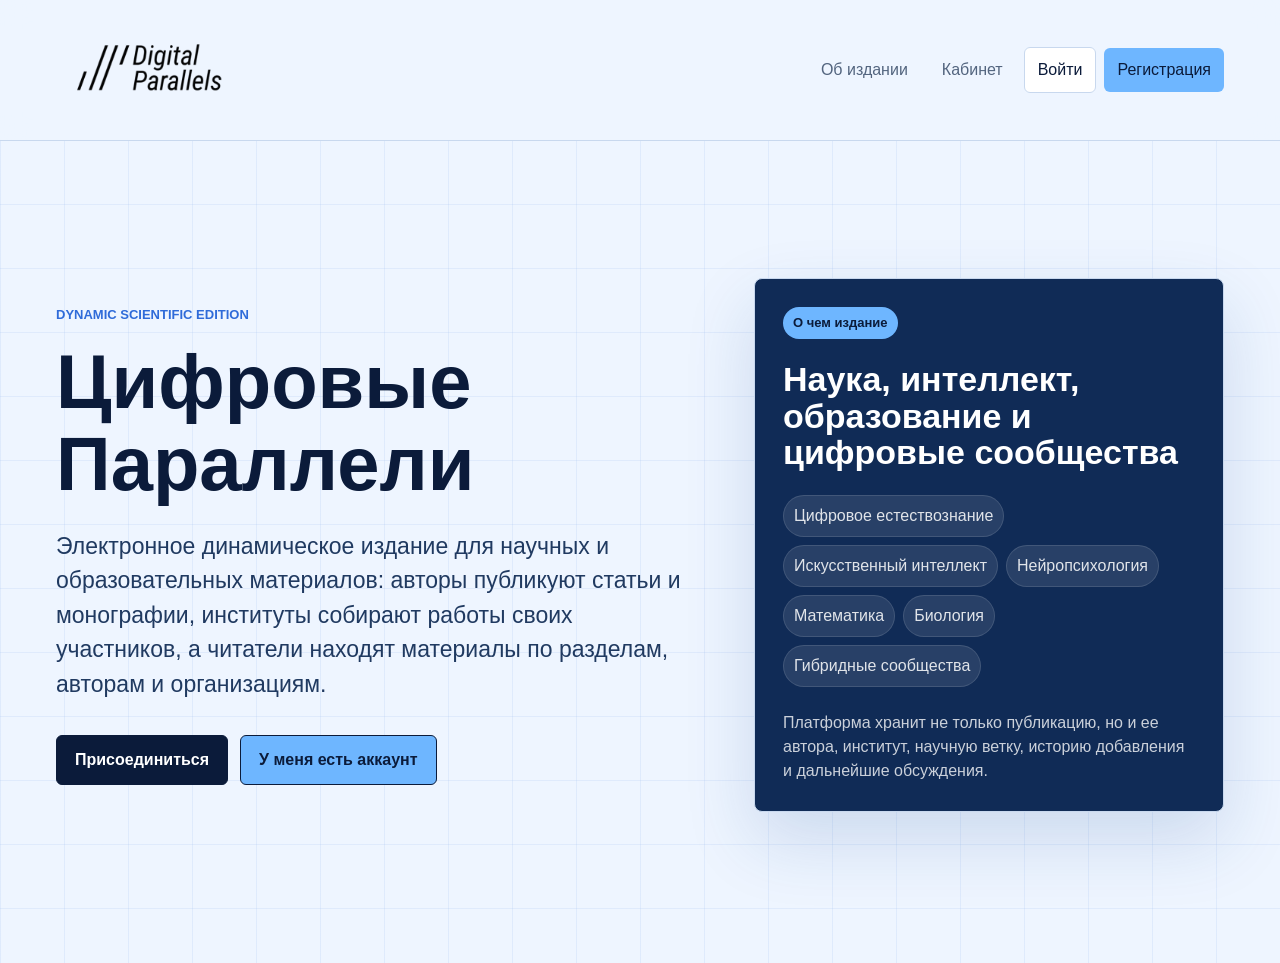
<file: web/index.html>
<!doctype html>
<html lang="ru">
  <head>
    <meta charset="utf-8" />
    <meta name="viewport" content="width=device-width, initial-scale=1" />
    <title>Digital Parallels | Публикационная платформа</title>
    <meta
      name="description"
      content="Digital Parallels: платформа для научных публикаций, личных кабинетов, институтов и совместной работы авторов."
    />
    <link rel="stylesheet" href="styles.css" />
  </head>
  <body>
    <header class="topbar">
      <button class="brand" type="button" data-screen-link="home" aria-label="Digital Parallels">
        <img class="brand-logo" src="assets/dp.png" alt="Digital Parallels" />
      </button>
      <nav class="site-nav" aria-label="Основная навигация">
        <button class="back-link" type="button" id="back-button">Назад</button>
        <button type="button" data-screen-link="home">Об издании</button>
        <button type="button" data-screen-link="dashboard">Кабинет</button>
        <button class="login-link home-auth-link" type="button" data-screen-link="login">Войти</button>
        <button class="register-link home-auth-link" type="button" data-screen-link="register">Регистрация</button>
      </nav>
    </header>

    <main>
      <section id="home-screen" class="screen home-screen is-active" data-screen="home">
        <div class="hero-copy">
          <p class="eyebrow">Dynamic Scientific Edition</p>
          <h1>Цифровые Параллели</h1>
          <p class="lead">
            Электронное динамическое издание для научных и образовательных материалов:
            авторы публикуют статьи и монографии, институты собирают работы своих
            участников, а читатели находят материалы по разделам, авторам и организациям.
          </p>
          <div class="hero-actions home-guest-actions">
            <button class="button primary" type="button" data-screen-link="register">Присоединиться</button>
            <button class="button secondary" type="button" data-screen-link="login">У меня есть аккаунт</button>
          </div>
          <div class="hero-actions home-user-actions">
            <button class="button primary" type="button" data-screen-link="dashboard">Перейти в кабинет</button>
          </div>
        </div>

        <aside class="product-panel" aria-label="Сводка платформы">
          <div class="panel-kicker">О чем издание</div>
          <h2>Наука, интеллект, образование и цифровые сообщества</h2>
          <div class="topic-list">
            <span>Цифровое естествознание</span>
            <span>Искусственный интеллект</span>
            <span>Нейропсихология</span>
            <span>Математика</span>
            <span>Биология</span>
            <span>Гибридные сообщества</span>
          </div>
          <p>
            Платформа хранит не только публикацию, но и ее автора, институт,
            научную ветку, историю добавления и дальнейшие обсуждения.
          </p>
        </aside>
      </section>

      <section id="register-screen" class="screen form-screen" data-screen="register">
        <div class="screen-heading">
          <p class="eyebrow">Экран 2</p>
          <h2>Регистрация участника</h2>
          <p>Создайте аккаунт Digital Parallels, чтобы публиковать работы и вести профиль автора.</p>
        </div>
        <form class="auth-card" id="register-form">
          <label>
            Имя
            <input name="firstName" type="text" autocomplete="given-name" required placeholder="Анна" />
          </label>
          <label>
            Фамилия
            <input name="lastName" type="text" autocomplete="family-name" required placeholder="Иванова" />
          </label>
          <label>
            Отчество
            <input name="middleName" type="text" autocomplete="additional-name" placeholder="Петровна" />
          </label>
          <label>
            Логин
            <input name="login" type="text" autocomplete="username" required placeholder="anna_ivanova" />
          </label>
          <label>
            Email
            <input name="email" type="email" autocomplete="email" required placeholder="name@institute.org" />
          </label>
          <label>
            Пароль
            <input name="password" type="password" autocomplete="new-password" required placeholder="Минимум 4 символа" />
          </label>
          <label>
            Институт
            <input name="institute" type="text" list="institute-suggestions" required placeholder="ИТМО" />
          </label>
          <label>
            Город
            <input name="city" type="text" list="city-suggestions" required placeholder="Санкт-Петербург" />
          </label>
          <label>
            Страна
            <input name="country" type="text" list="country-suggestions" required placeholder="Россия" />
          </label>
          <label>
            Роль
            <select name="role" required>
              <option value="Автор">Автор</option>
              <option value="Рецензент">Рецензент</option>
              <option value="Редактор">Редактор</option>
              <option value="Участник клуба">Участник клуба</option>
              <option value="Администратор института">Администратор института</option>
            </select>
          </label>
          <div class="wide-field verification-row">
            <label>
              Код подтверждения email
              <input name="emailCode" type="text" inputmode="numeric" required placeholder="6 цифр из письма" />
            </label>
            <button class="button primary" type="button" id="send-email-code">Получить код</button>
          </div>
          <p class="form-message" id="register-message" aria-live="polite"></p>
          <div class="form-actions">
            <button class="button primary" type="submit">Начать</button>
            <button class="button secondary" type="button" data-screen-link="login">Уже есть аккаунт</button>
          </div>
        </form>
        <datalist id="institute-suggestions">
          <option value="ИТМО"></option>
          <option value="ITMO University"></option>
          <option value="СПбГУ"></option>
          <option value="МГУ"></option>
          <option value="НИУ ВШЭ"></option>
        </datalist>
        <datalist id="city-suggestions">
          <option value="Санкт-Петербург"></option>
          <option value="Москва"></option>
          <option value="Томск"></option>
          <option value="Новосибирск"></option>
          <option value="Тель-Авив"></option>
        </datalist>
        <datalist id="country-suggestions">
          <option value="Россия"></option>
          <option value="Израиль"></option>
          <option value="Казахстан"></option>
          <option value="Беларусь"></option>
          <option value="США"></option>
        </datalist>
      </section>

      <section id="login-screen" class="screen form-screen" data-screen="login">
        <div class="screen-heading">
          <p class="eyebrow">Экран 3</p>
          <h2>Вход в аккаунт</h2>
          <p>Если профиль уже создан, войдите по логину и паролю.</p>
        </div>
        <form class="auth-card compact-card" id="login-form">
          <label>
            Логин
            <input name="login" type="text" autocomplete="username" required placeholder="anna_ivanova" />
          </label>
          <label>
            Пароль
            <input name="password" type="password" autocomplete="current-password" required placeholder="Введите пароль" />
          </label>
          <p class="form-message" id="login-message" aria-live="polite"></p>
          <div class="form-actions">
            <button class="button primary" type="submit">Войти</button>
            <button class="button secondary" type="button" data-screen-link="register">Зарегистрироваться</button>
          </div>
        </form>
      </section>

      <section id="dashboard-screen" class="screen dashboard-screen" data-screen="dashboard">
        <div class="dashboard-top">
          <div>
            <p class="eyebrow">Экран 4</p>
            <h2>Личный кабинет</h2>
          </div>
          <div class="dashboard-actions">
            <button class="button secondary" type="button" id="add-branch-button">Добавить ветку</button>
          </div>
        </div>

        <div class="search-row">
          <input id="global-search" type="search" placeholder="Найти статью, автора, логин или институт" />
          <div class="search-results" id="search-results"></div>
        </div>

        <div class="dashboard-grid">
          <aside class="profile-card">
            <div class="avatar" id="profile-avatar">DP</div>
            <h3 id="profile-name">Гость</h3>
            <dl>
              <div>
                <dt>Логин</dt>
                <dd id="profile-login">-</dd>
              </div>
              <div>
                <dt>Роль</dt>
                <dd id="profile-role">-</dd>
              </div>
              <div>
                <dt>Институт</dt>
                <dd>
                  <button class="text-link" type="button" id="profile-institute">-</button>
                </dd>
              </div>
              <div>
                <dt>Локация</dt>
                <dd id="profile-location">-</dd>
              </div>
            </dl>
            <button class="logout-button" type="button" id="logout-button">Выйти</button>
          </aside>

          <section class="works-card">
            <div class="card-heading">
              <h3>Мои работы</h3>
              <span id="works-count">0 публикаций</span>
            </div>
            <div class="empty-state" id="empty-works">
              <h4>Пока нет научных веток</h4>
              <p>Создайте первую ветку, например “Биология”, “Нейропсихология” или “Математика”.</p>
              <button class="button primary" type="button" id="empty-add-branch-button">Добавить ветку</button>
            </div>
            <div class="branch-list" id="branch-list"></div>
          </section>
        </div>
      </section>

      <section id="publish-screen" class="screen form-screen" data-screen="publish">
        <div class="screen-heading">
          <p class="eyebrow">Экран 5</p>
          <h2>Создание публикации</h2>
          <p>Выберите научную ветку, добавьте название и прикрепите файл статьи или монографии.</p>
        </div>
        <form class="auth-card" id="publish-form">
          <input name="publicationId" type="hidden" />
          <label>
            Ветка
            <select name="branch" id="publication-branch" required></select>
          </label>
          <label>
            Новая ветка, если нужной нет
            <input name="newBranch" type="text" placeholder="Например: Когнитивные науки" />
          </label>
          <label>
            * Название публикации
            <input name="title" type="text" required placeholder="Название статьи или монографии" />
          </label>
          <label class="wide-field">
            * Аннотация
            <textarea name="summary" rows="4" required placeholder="Коротко о материале"></textarea>
          </label>
          <label class="wide-field">
            * Файл
            <input name="file" type="file" accept=".pdf,.doc,.docx,.txt,.ppt,.pptx" />
            <small id="current-file-note"></small>
          </label>
          <p class="form-message" id="publish-message" aria-live="polite"></p>
          <div class="form-actions">
            <button class="button secondary" type="submit" id="publish-submit-button">Опубликовать</button>
            <button class="button primary" type="button" data-screen-link="dashboard">Вернуться в кабинет</button>
          </div>
        </form>
      </section>

      <section id="institute-screen" class="screen institute-screen" data-screen="institute">
        <div class="institute-hero">
          <p class="eyebrow">Экран 6</p>
          <h2 id="institute-name">Страница института</h2>
          <p id="institute-location">Город и страна будут указаны после регистрации участников.</p>
          <a class="external-link" id="institute-link" href="#" target="_blank" rel="noreferrer">Сайт университета</a>
        </div>
        <div class="institute-grid">
          <article class="stat-card">
            <span id="institute-author-count">0</span>
            <p>участников</p>
          </article>
          <article class="stat-card">
            <span id="institute-publication-count">0</span>
            <p>публикаций</p>
          </article>
          <article class="stat-card">
            <span id="institute-branch-count">0</span>
            <p>научных веток</p>
          </article>
        </div>
        <div class="institute-content">
          <section class="works-card">
            <div class="card-heading">
              <h3>Публикации института</h3>
              <select id="institute-sort" aria-label="Сортировка публикаций">
                <option value="date-desc">Сначала новые</option>
                <option value="date-asc">Сначала старые</option>
                <option value="title-asc">По алфавиту</option>
              </select>
            </div>
            <div id="institute-publications"></div>
          </section>
          <section class="works-card">
            <div class="card-heading">
              <h3>Авторы</h3>
              <button class="text-link" type="button" data-screen-link="instituteAuthors">Все авторы</button>
            </div>
            <div id="institute-authors"></div>
          </section>
        </div>
      </section>

      <section id="author-screen" class="screen dashboard-screen" data-screen="author">
        <div class="dashboard-top">
          <div>
            <p class="eyebrow">Профиль автора</p>
            <h2 id="author-name">Автор</h2>
          </div>
          <button class="button primary" type="button" data-screen-link="dashboard">В мой кабинет</button>
        </div>
        <div class="dashboard-grid">
          <aside class="profile-card">
            <div class="avatar" id="author-avatar">A</div>
            <dl>
              <div>
                <dt>Логин</dt>
                <dd id="author-login">-</dd>
              </div>
              <div>
                <dt>Роль</dt>
                <dd id="author-role">-</dd>
              </div>
              <div>
                <dt>Институт</dt>
                <dd><button class="text-link" type="button" id="author-institute">-</button></dd>
              </div>
              <div>
                <dt>Email</dt>
                <dd id="author-email">-</dd>
              </div>
            </dl>
          </aside>
          <section class="works-card">
            <h3>Публикации автора</h3>
            <div id="author-publications"></div>
          </section>
        </div>
      </section>

      <section id="article-screen" class="screen article-screen" data-screen="article">
        <article class="article-card">
          <p class="eyebrow">Статья</p>
          <h2 id="article-title">Название публикации</h2>
          <p class="article-meta" id="article-meta">Автор · Институт · Дата</p>
          <p id="article-summary"></p>
          <div class="article-actions">
            <button class="button secondary" type="button" id="article-view-file">Просмотреть файл</button>
            <button class="button primary" type="button" id="article-author-link">Профиль автора</button>
            <button class="button primary" type="button" id="article-institute-link">Страница института</button>
          </div>
          <section class="comments-section" aria-labelledby="comments-title">
            <div class="card-heading">
              <h3 id="comments-title">Комментарии</h3>
              <span id="comments-count">0 комментариев</span>
            </div>
            <form class="comment-form" id="comment-form">
              <label>
                Новый комментарий
                <textarea name="comment" rows="4" required placeholder="Оставьте вопрос, замечание или предложение по статье"></textarea>
              </label>
              <button class="button secondary" type="submit">Отправить</button>
            </form>
            <div class="comments-list" id="comments-list"></div>
          </section>
        </article>
      </section>

      <section id="institute-authors-screen" class="screen institute-screen" data-screen="instituteAuthors">
        <div class="dashboard-top">
          <div>
            <p class="eyebrow">Авторы университета</p>
            <h2 id="authors-list-title">Авторы</h2>
          </div>
          <button class="button primary" type="button" data-screen-link="institute">Назад к университету</button>
        </div>
        <section class="works-card">
          <div id="authors-list"></div>
        </section>
      </section>
    </main>

    <script src="script.js"></script>
  </body>
</html>
</file>
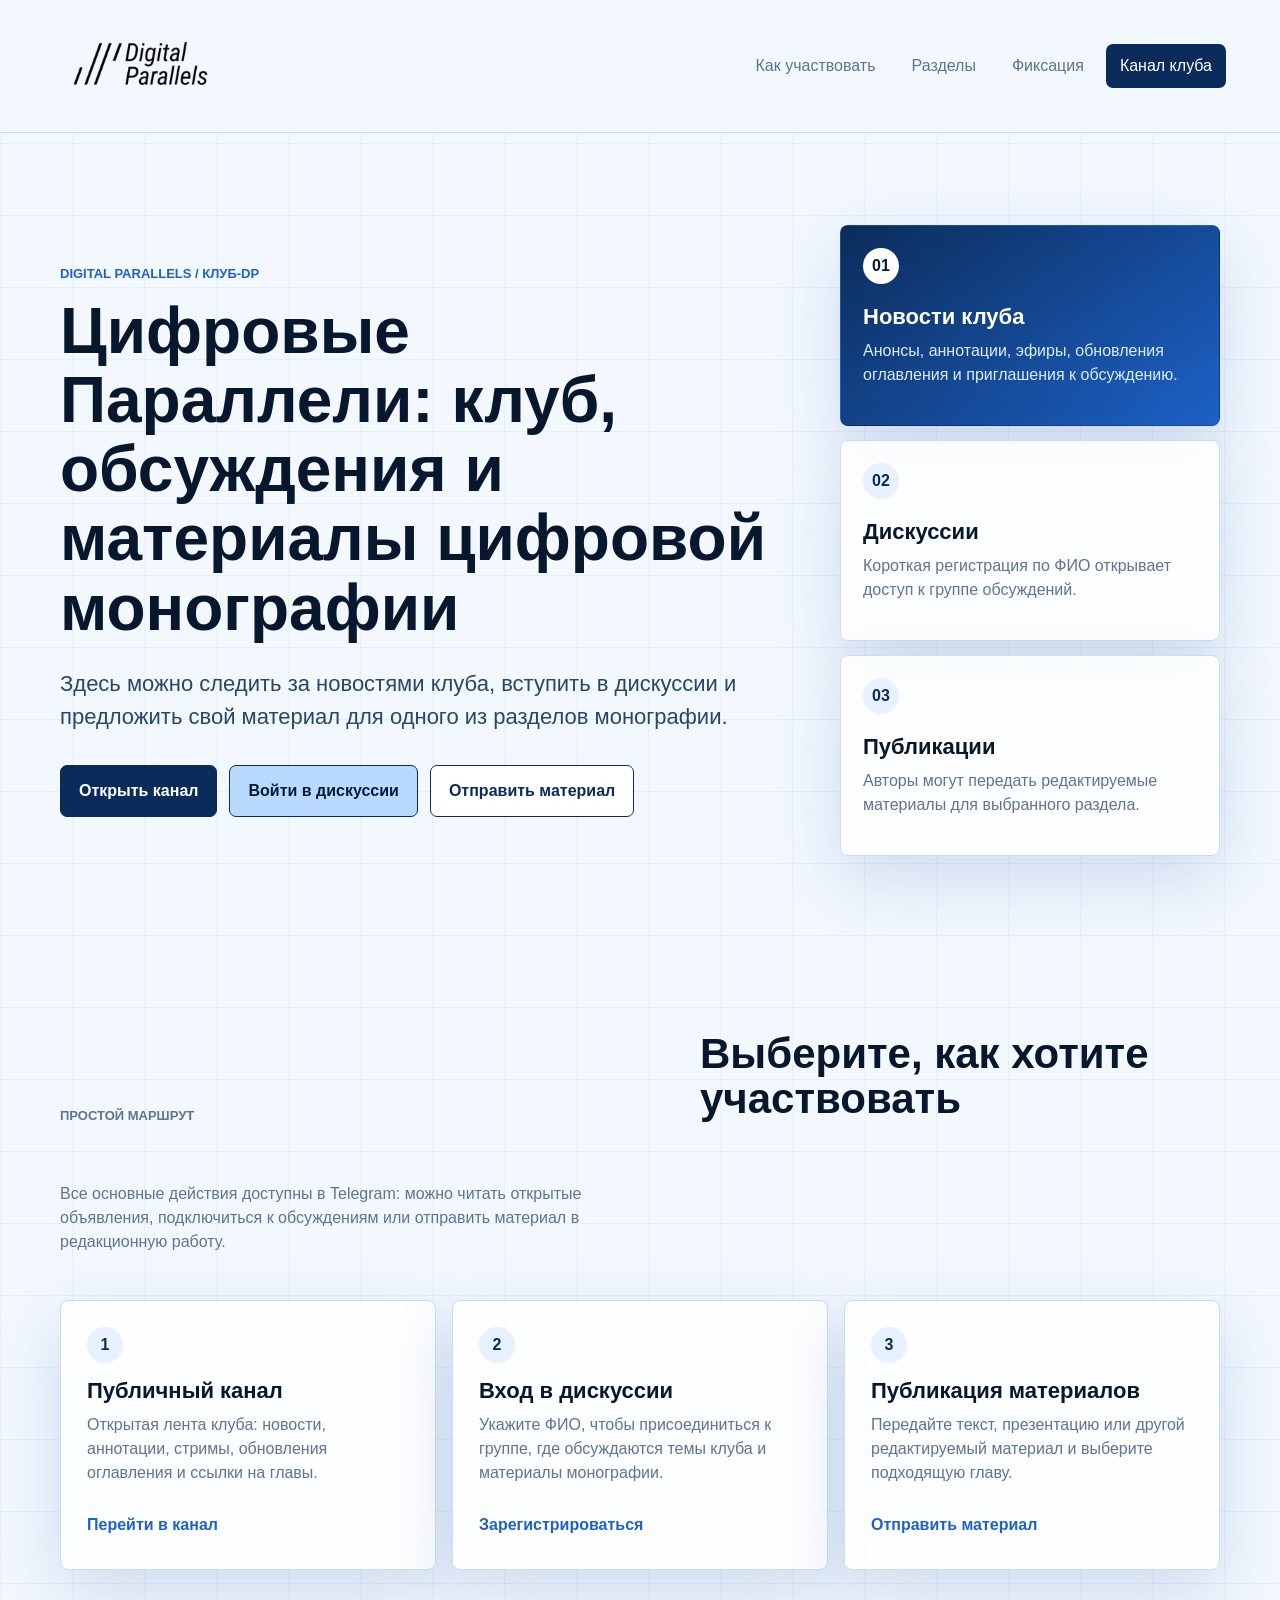
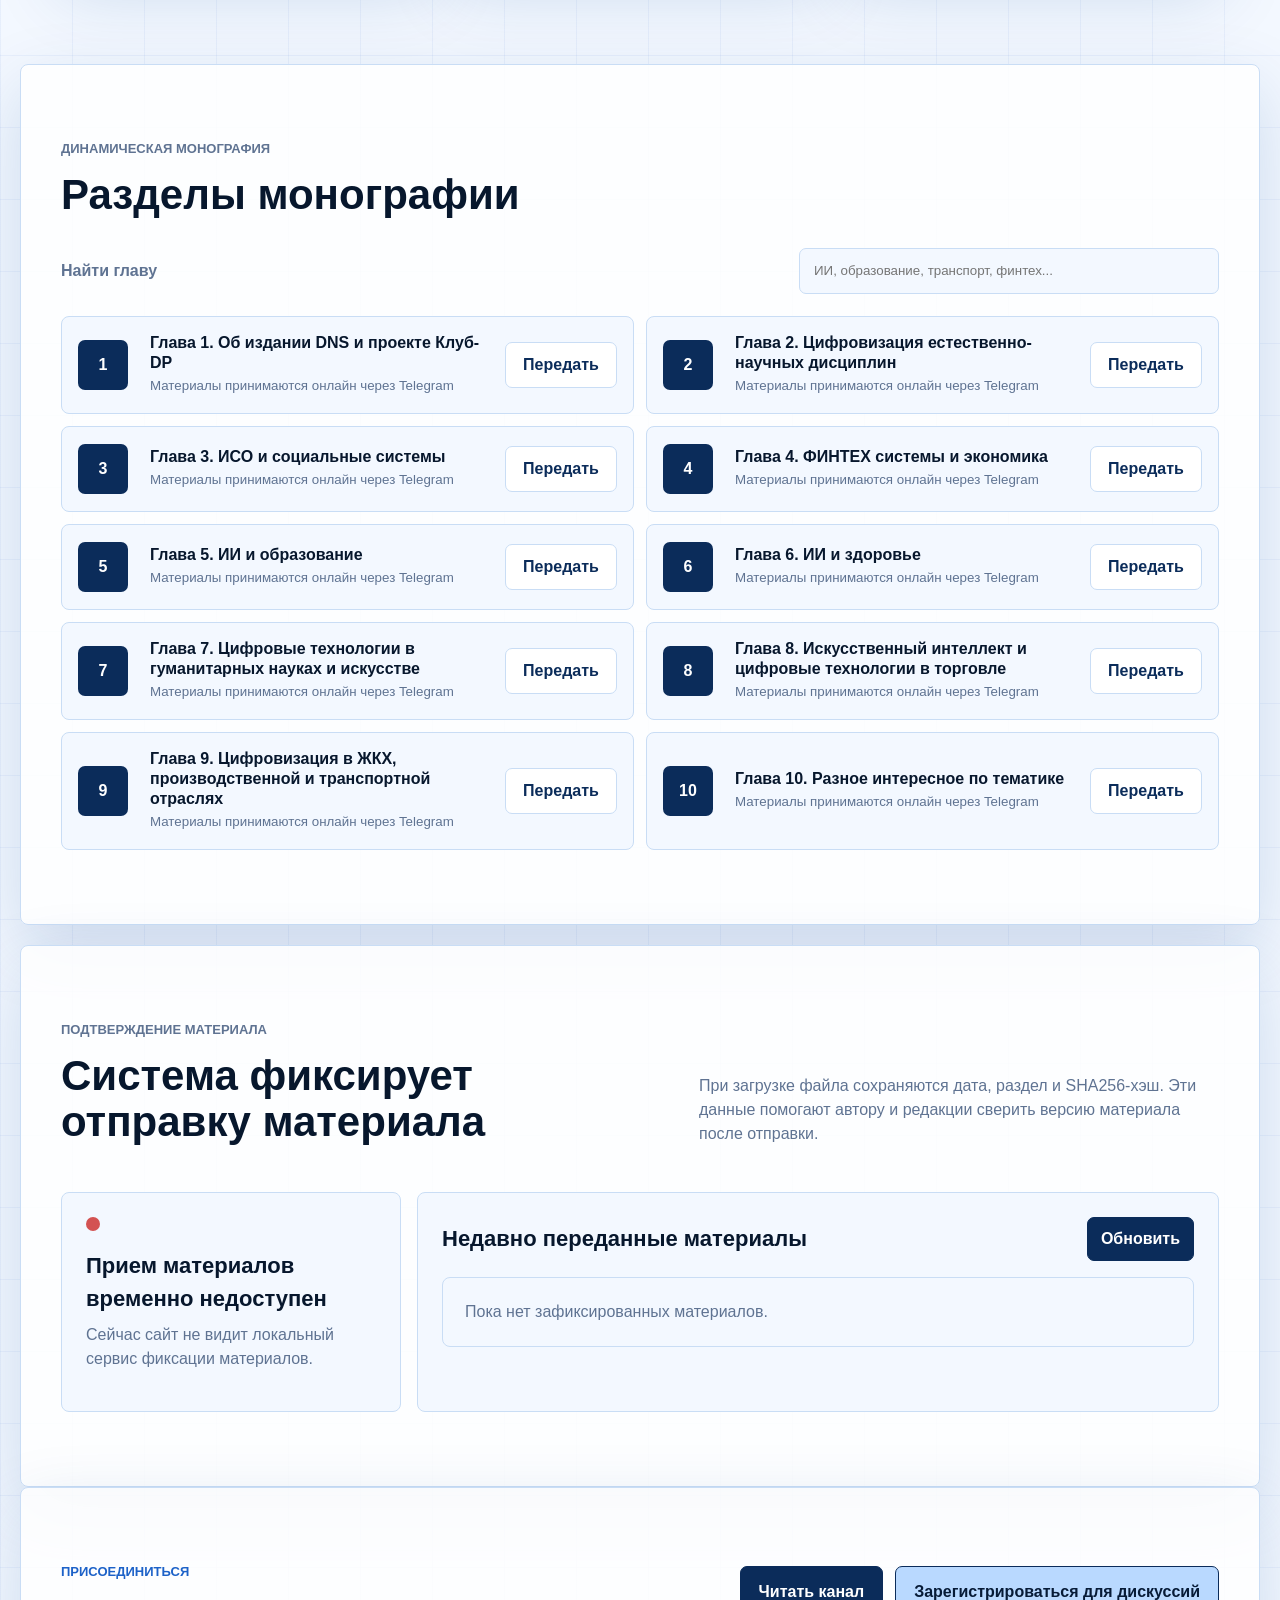
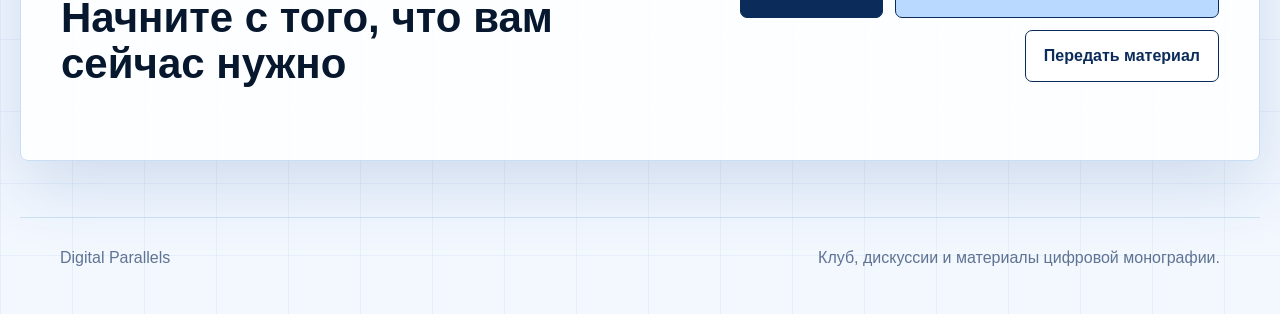
<file: web_w/index.html>
<!doctype html>
<html lang="ru">
  <head>
    <meta charset="utf-8" />
    <meta name="viewport" content="width=device-width, initial-scale=1" />
    <title>Digital Parallels | Клуб и цифровая монография</title>
    <meta
      name="description"
      content="Digital Parallels: клуб, открытые анонсы, дискуссии и материалы цифровой монографии."
    />
    <link rel="stylesheet" href="styles.css" />
  </head>
  <body>
    <header class="topbar">
      <a class="brand" href="#start" aria-label="Digital Parallels">
        <img src="assets/logo-transparent.png" alt="Digital Parallels" />
      </a>
      <nav class="nav" aria-label="Основная навигация">
        <a href="#telegram">Как участвовать</a>
        <a href="#chapters">Разделы</a>
        <a href="#registry">Фиксация</a>
        <a class="nav-action" href="https://t.me/d_p_club" target="_blank" rel="noreferrer">Канал клуба</a>
      </nav>
    </header>

    <main>
      <section class="hero" id="start">
        <div class="hero-copy">
          <p class="eyebrow">Digital Parallels / Клуб-DP</p>
          <h1>Цифровые Параллели: клуб, обсуждения и материалы цифровой монографии</h1>
          <p class="lead">
            Здесь можно следить за новостями клуба, вступить в дискуссии и предложить
            свой материал для одного из разделов монографии.
          </p>
          <div class="hero-actions">
            <a class="button primary" href="https://t.me/d_p_club" target="_blank" rel="noreferrer">Открыть канал</a>
            <a class="button secondary" href="https://t.me/dp_discussion_reg_bot" target="_blank" rel="noreferrer">Войти в дискуссии</a>
            <a class="button ghost" href="https://t.me/dp_registration_bot" target="_blank" rel="noreferrer">Отправить материал</a>
          </div>
        </div>

        <aside class="signal-panel" aria-label="Как устроен вход">
          <div class="signal-card active">
            <span>01</span>
            <strong>Новости клуба</strong>
            <p>Анонсы, аннотации, эфиры, обновления оглавления и приглашения к обсуждению.</p>
          </div>
          <div class="signal-card">
            <span>02</span>
            <strong>Дискуссии</strong>
            <p>Короткая регистрация по ФИО открывает доступ к группе обсуждений.</p>
          </div>
          <div class="signal-card">
            <span>03</span>
            <strong>Публикации</strong>
            <p>Авторы могут передать редактируемые материалы для выбранного раздела.</p>
          </div>
        </aside>
      </section>

      <section class="flow-section" id="telegram">
        <div class="section-head">
          <p class="eyebrow">Простой маршрут</p>
          <h2>Выберите, как хотите участвовать</h2>
          <p>
            Все основные действия доступны в Telegram: можно читать открытые объявления,
            подключиться к обсуждениям или отправить материал в редакционную работу.
          </p>
        </div>

        <div class="flow-grid">
          <article class="flow-card">
            <div class="card-number">1</div>
            <h3>Публичный канал</h3>
            <p>Открытая лента клуба: новости, аннотации, стримы, обновления оглавления и ссылки на главы.</p>
            <a href="https://t.me/d_p_club" target="_blank" rel="noreferrer">Перейти в канал</a>
          </article>
          <article class="flow-card">
            <div class="card-number">2</div>
            <h3>Вход в дискуссии</h3>
            <p>Укажите ФИО, чтобы присоединиться к группе, где обсуждаются темы клуба и материалы монографии.</p>
            <a href="https://t.me/dp_discussion_reg_bot" target="_blank" rel="noreferrer">Зарегистрироваться</a>
          </article>
          <article class="flow-card">
            <div class="card-number">3</div>
            <h3>Публикация материалов</h3>
            <p>Передайте текст, презентацию или другой редактируемый материал и выберите подходящую главу.</p>
            <a href="https://t.me/dp_registration_bot" target="_blank" rel="noreferrer">Отправить материал</a>
          </article>
        </div>
      </section>

      <section class="chapters-section" id="chapters">
        <div class="section-head compact">
          <p class="eyebrow">Динамическая монография</p>
          <h2>Разделы монографии</h2>
        </div>
        <div class="chapters-toolbar">
          <label for="chapter-search">Найти главу</label>
          <input id="chapter-search" type="search" placeholder="ИИ, образование, транспорт, финтех..." />
        </div>
        <div class="chapters-list" id="chapters-list"></div>
      </section>

      <section class="registry-section" id="registry">
        <div class="section-head">
          <div>
            <p class="eyebrow">Подтверждение материала</p>
            <h2>Система фиксирует отправку материала</h2>
          </div>
          <p>
            При загрузке файла сохраняются дата, раздел и SHA256-хэш. Эти данные помогают
            автору и редакции сверить версию материала после отправки.
          </p>
        </div>
        <div class="registry-grid">
          <article class="registry-status">
            <span class="status-dot" id="hash-status-dot"></span>
            <strong id="hash-status-title">Проверяем прием материалов</strong>
            <p id="hash-status-text">Когда система доступна, новые материалы будут фиксироваться после отправки.</p>
          </article>
          <article class="registry-list-card">
            <div class="registry-card-head">
              <h3>Недавно переданные материалы</h3>
              <button type="button" id="refresh-registry">Обновить</button>
            </div>
            <div class="registry-list" id="registry-list">
              <p class="empty-state">Пока нет переданных материалов.</p>
            </div>
          </article>
        </div>
      </section>

      <section class="join-section">
        <div>
          <p class="eyebrow">Присоединиться</p>
          <h2>Начните с того, что вам сейчас нужно</h2>
        </div>
        <div class="join-actions">
          <a class="button primary" href="https://t.me/d_p_club" target="_blank" rel="noreferrer">Читать канал</a>
          <a class="button secondary" href="https://t.me/dp_discussion_reg_bot" target="_blank" rel="noreferrer">Зарегистрироваться для дискуссий</a>
          <a class="button ghost" href="https://t.me/dp_registration_bot" target="_blank" rel="noreferrer">Передать материал</a>
        </div>
      </section>
    </main>

    <footer class="footer">
      <span>Digital Parallels</span>
      <span>Клуб, дискуссии и материалы цифровой монографии.</span>
    </footer>

    <script src="script.js"></script>
  </body>
</html>
</file>
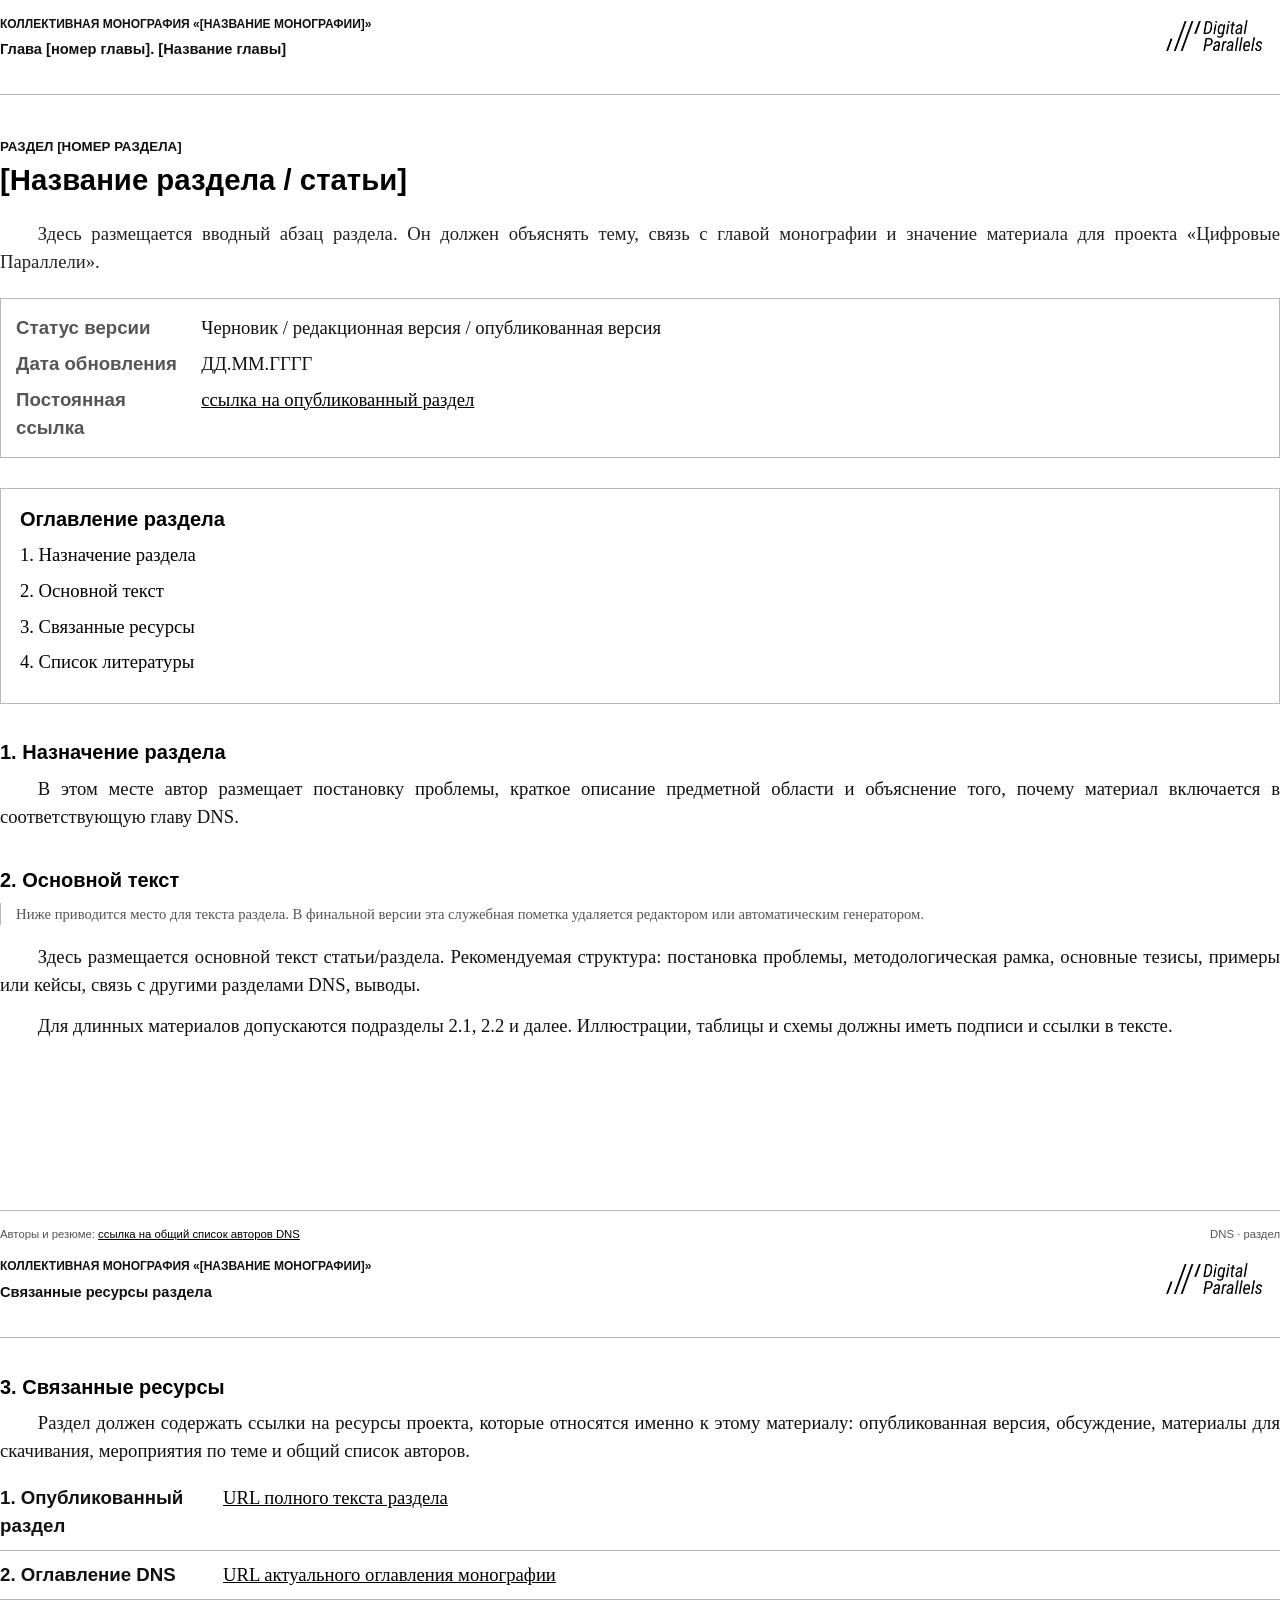
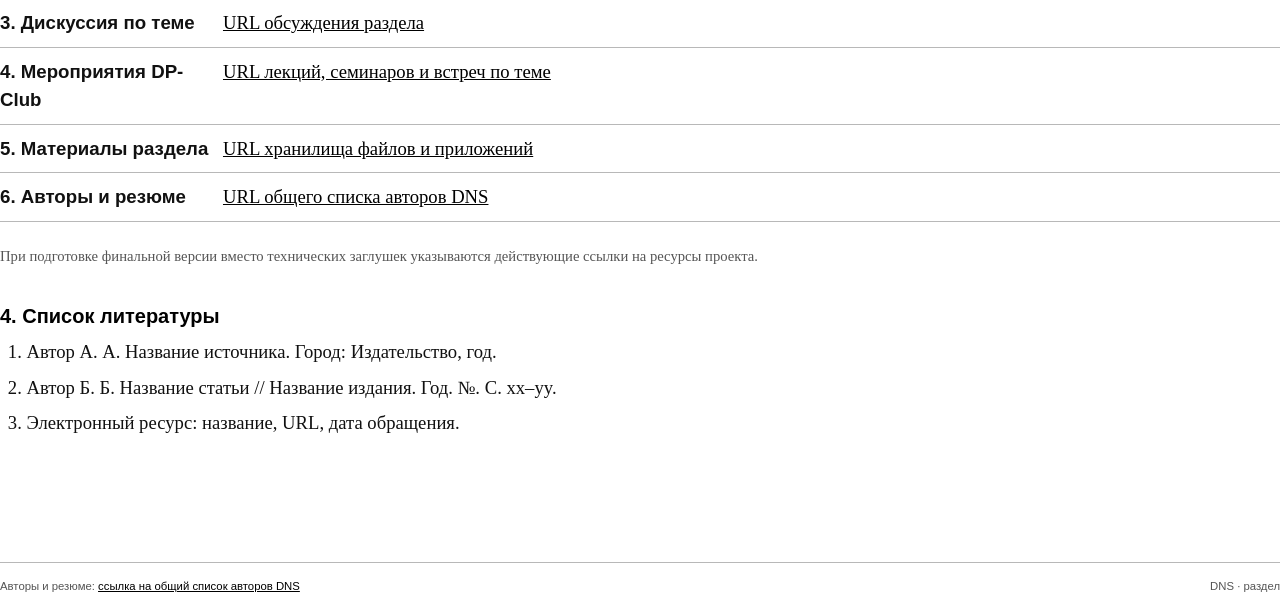
<file: article_template.html>
<!doctype html>
<html lang="ru">
  <head>
    <meta charset="utf-8" />
    <title>Шаблон раздела DNS</title>
    <style>
      @page {
        size: A4;
        margin: 20mm;
      }

      :root {
        --ink: #111111;
        --muted: #555555;
        --line: #b8b8b8;
        --soft: #f2f2f2;
      }

      * {
        box-sizing: border-box;
      }

      body {
        margin: 0;
        color: var(--ink);
        background: #ffffff;
        font-family: "Liberation Serif", "Times New Roman", serif;
        font-size: 14pt;
        line-height: 1.5;
      }

      .page {
        position: relative;
        min-height: 252mm;
        padding-bottom: 16mm;
        page-break-after: always;
      }

      .page:last-child {
        page-break-after: auto;
      }

      .header {
        display: flex;
        align-items: center;
        justify-content: space-between;
        gap: 12mm;
        padding-bottom: 5mm;
        border-bottom: 1px solid var(--line);
      }

      .chapter-label {
        font-family: Arial, Helvetica, sans-serif;
        font-size: 9pt;
        font-weight: 700;
        letter-spacing: 0;
        text-transform: uppercase;
      }

      .chapter-title {
        margin-top: 1.5mm;
        font-family: Arial, Helvetica, sans-serif;
        font-size: 11pt;
        font-weight: 700;
      }

      .brand img {
        display: block;
        width: 34mm;
        height: auto;
      }

      .section-number {
        margin: 11mm 0 2mm;
        font-family: Arial, Helvetica, sans-serif;
        font-size: 10pt;
        font-weight: 700;
        text-transform: uppercase;
      }

      h1,
      h2,
      h3 {
        font-family: Arial, Helvetica, sans-serif;
        color: #000000;
        line-height: 1.12;
      }

      h1 {
        margin: 0 0 6mm;
        font-size: 22pt;
      }

      h2 {
        margin: 10mm 0 3mm;
        font-size: 15pt;
      }

      h3 {
        margin: 6mm 0 2mm;
        font-size: 12.5pt;
      }

      p {
        margin: 0 0 3.2mm;
        text-align: justify;
        text-indent: 10mm;
      }

      a {
        color: #000000;
        text-decoration: underline;
      }

      .section-toc {
        margin: 8mm 0;
        padding: 5mm;
        border: 1px solid var(--line);
        background: #ffffff;
      }

      .section-toc h2 {
        margin-top: 0;
      }

      .section-toc ol {
        margin-bottom: 0;
        margin-left: 0;
        list-style: none;
      }

      .section-toc a {
        text-decoration: none;
      }

      ul,
      ol {
        margin: 0 0 4mm 8mm;
        padding: 0;
      }

      li {
        margin-bottom: 2mm;
      }

      .lead {
        color: #222222;
        font-size: 14pt;
      }

      .meta-grid {
        display: grid;
        grid-template-columns: 44mm 1fr;
        gap: 2mm 5mm;
        margin: 6mm 0 8mm;
        padding: 4mm;
        border: 1px solid var(--line);
      }

      .meta-grid dt {
        font-family: Arial, Helvetica, sans-serif;
        color: var(--muted);
        font-weight: 700;
      }

      .meta-grid dd {
        margin: 0;
      }

      .body-placeholder {
        min-height: 74mm;
        padding: 0;
        color: var(--ink);
      }

      .body-placeholder p {
        text-indent: 10mm;
      }

      .editor-note {
        margin: 0 0 5mm;
        padding-left: 4mm;
        border-left: 1px solid var(--line);
        color: var(--muted);
        font-size: 11pt;
        text-indent: 0 !important;
      }

      .resource-list {
        margin: 5mm 0 0;
        padding: 0;
        list-style: none;
        counter-reset: resources;
      }

      .resource-list li {
        display: grid;
        grid-template-columns: 56mm 1fr;
        gap: 3mm;
        margin-bottom: 2.6mm;
        padding-bottom: 2.6mm;
        border-bottom: 1px solid var(--line);
        counter-increment: resources;
      }

      .resource-list li::before {
        content: counter(resources) ". " attr(data-name);
        font-family: Arial, Helvetica, sans-serif;
        font-weight: 700;
      }

      .resource-link {
        overflow-wrap: anywhere;
      }

      .resource-note {
        margin-top: 6mm;
        color: var(--muted);
        font-size: 11pt;
        text-indent: 0;
      }

      .literature {
        margin-left: 7mm;
      }

      .footer {
        position: absolute;
        right: 0;
        bottom: 0;
        left: 0;
        display: flex;
        align-items: flex-end;
        justify-content: space-between;
        gap: 8mm;
        padding-top: 4mm;
        border-top: 1px solid var(--line);
        color: var(--muted);
        font-family: Arial, Helvetica, sans-serif;
        font-size: 8.5pt;
      }

      .page-mark {
        white-space: nowrap;
      }
    </style>
  </head>
  <body>
    <section class="page">
      <header class="header">
        <div>
          <div class="chapter-label">Коллективная монография «[название монографии]»</div>
          <div class="chapter-title">Глава [номер главы]. [Название главы]</div>
        </div>
        <div class="brand">
          <img src="web/assets/dp.png" alt="Digital Parallels" />
        </div>
      </header>

      <div class="section-number">Раздел [номер раздела]</div>
      <h1>[Название раздела / статьи]</h1>
      <p class="lead">
        Здесь размещается вводный абзац раздела. Он должен объяснять тему,
        связь с главой монографии и значение материала для проекта
          «Цифровые Параллели».
      </p>

      <dl class="meta-grid">
        <dt>Статус версии</dt>
        <dd>Черновик / редакционная версия / опубликованная версия</dd>
        <dt>Дата обновления</dt>
        <dd>ДД.ММ.ГГГГ</dd>
        <dt>Постоянная ссылка</dt>
        <dd><a href="#">ссылка на опубликованный раздел</a></dd>
      </dl>

      <nav class="section-toc" aria-label="Оглавление раздела">
        <h2>Оглавление раздела</h2>
        <ol>
          <li><a href="#purpose">1. Назначение раздела</a></li>
          <li><a href="#main-text">2. Основной текст</a></li>
          <li><a href="#resources">3. Связанные ресурсы</a></li>
          <li><a href="#literature">4. Список литературы</a></li>
        </ol>
      </nav>

      <h2 id="purpose">1. Назначение раздела</h2>
      <p>
        В этом месте автор размещает постановку проблемы, краткое описание
        предметной области и объяснение того, почему материал включается в
        соответствующую главу DNS.
      </p>

      <h2 id="main-text">2. Основной текст</h2>
      <div class="body-placeholder">
        <p class="editor-note">
          Ниже приводится место для текста раздела. В финальной версии эта
          служебная пометка удаляется редактором или автоматическим генератором.
        </p>
        <p>
          Здесь размещается основной текст статьи/раздела. Рекомендуемая
          структура: постановка проблемы, методологическая рамка, основные
          тезисы, примеры или кейсы, связь с другими разделами DNS, выводы.
        </p>
        <p>
          Для длинных материалов допускаются подразделы 2.1, 2.2 и далее.
          Иллюстрации, таблицы и схемы должны иметь подписи и ссылки в тексте.
        </p>
      </div>

      <footer class="footer">
        <div>
          Авторы и резюме: <a href="#">ссылка на общий список авторов DNS</a>
        </div>
        <div class="page-mark">DNS · раздел</div>
      </footer>
    </section>

    <section class="page">
      <header class="header">
        <div>
          <div class="chapter-label">Коллективная монография «[название монографии]»</div>
          <div class="chapter-title">Связанные ресурсы раздела</div>
        </div>
        <div class="brand">
          <img src="web/assets/dp.png" alt="Digital Parallels" />
        </div>
      </header>

      <h2 id="resources">3. Связанные ресурсы</h2>
      <p>
        Раздел должен содержать ссылки на ресурсы проекта, которые относятся
        именно к этому материалу: опубликованная версия, обсуждение,
        материалы для скачивания, мероприятия по теме и общий список авторов.
      </p>

      <ol class="resource-list">
        <li data-name="Опубликованный раздел">
          <span class="resource-link"><a href="#">URL полного текста раздела</a></span>
        </li>
        <li data-name="Оглавление DNS">
          <span class="resource-link"><a href="#">URL актуального оглавления монографии</a></span>
        </li>
        <li data-name="Дискуссия по теме">
          <span class="resource-link"><a href="#">URL обсуждения раздела</a></span>
        </li>
        <li data-name="Мероприятия DP-Club">
          <span class="resource-link"><a href="#">URL лекций, семинаров и встреч по теме</a></span>
        </li>
        <li data-name="Материалы раздела">
          <span class="resource-link"><a href="#">URL хранилища файлов и приложений</a></span>
        </li>
        <li data-name="Авторы и резюме">
          <span class="resource-link"><a href="#">URL общего списка авторов DNS</a></span>
        </li>
      </ol>

      <p class="resource-note">
        При подготовке финальной версии вместо технических заглушек указываются
        действующие ссылки на ресурсы проекта.
      </p>

      <h2 id="literature">4. Список литературы</h2>
      <ol class="literature">
        <li>Автор А. А. Название источника. Город: Издательство, год.</li>
        <li>Автор Б. Б. Название статьи // Название издания. Год. №. С. xx–yy.</li>
        <li>Электронный ресурс: название, URL, дата обращения.</li>
      </ol>

      <footer class="footer">
        <div>
          Авторы и резюме: <a href="#">ссылка на общий список авторов DNS</a>
        </div>
        <div class="page-mark">DNS · раздел</div>
      </footer>
    </section>
  </body>
</html>
</file>
<file: web/styles.css>
:root {
  --ink: #0b1b3a;
  --muted: #53657f;
  --line: #c8d8ee;
  --soft: #eef5ff;
  --white: #ffffff;
  --accent: #6eb6ff;
  --accent-2: #b8e0ff;
  --accent-3: #2f6bd9;
  --panel: #102b56;
  --danger: #b94035;
  --success: #0f6fb7;
  --shadow: 0 28px 70px rgba(25, 76, 150, 0.16);
}

* {
  box-sizing: border-box;
}

body {
  min-width: 1040px;
  margin: 0;
  color: var(--ink);
  background: var(--soft);
  font-family: Arial, Helvetica, sans-serif;
  line-height: 1.5;
}

button,
input,
select,
textarea {
  font: inherit;
}

button {
  cursor: pointer;
}

.topbar {
  position: sticky;
  top: 0;
  z-index: 20;
  display: flex;
  align-items: center;
  justify-content: space-between;
  min-height: 78px;
  padding: 14px 56px;
  background: rgba(238, 245, 255, 0.95);
  border-bottom: 1px solid var(--line);
  backdrop-filter: blur(14px);
}

body:not(.is-home) .home-auth-link {
  display: none;
}

body.is-authenticated .home-auth-link,
body.is-authenticated .home-guest-actions,
body:not(.is-authenticated) .home-user-actions {
  display: none;
}

body:not(.has-history) .back-link {
  display: none;
}

.brand {
  display: inline-flex;
  align-items: center;
  padding: 0;
  background: transparent;
  border: 0;
}

.brand-logo {
  display: block;
  width: 192px;
  height: auto;
}

.site-nav {
  display: flex;
  align-items: center;
  gap: 8px;
}

.site-nav button {
  min-height: 42px;
  padding: 10px 13px;
  color: var(--muted);
  background: transparent;
  border: 0;
  border-radius: 6px;
}

.site-nav button:hover {
  color: var(--ink);
  background: var(--white);
}

.site-nav .login-link {
  color: var(--ink);
  background: var(--white);
  border: 1px solid var(--line);
}

.site-nav .register-link {
  color: var(--ink);
  background: var(--accent);
}

.screen {
  display: none;
  min-height: calc(100vh - 78px);
  padding: 72px 56px 86px;
}

.screen.is-active {
  display: block;
}

.home-screen {
  display: none;
  grid-template-columns: minmax(620px, 1fr) 470px;
  gap: 56px;
  align-items: center;
  background:
    linear-gradient(90deg, rgba(47, 107, 217, 0.08) 1px, transparent 1px),
    linear-gradient(0deg, rgba(47, 107, 217, 0.08) 1px, transparent 1px),
    var(--soft);
  background-size: 64px 64px;
}

.home-screen.is-active {
  display: grid;
}

.hero-copy {
  max-width: 960px;
}

.eyebrow {
  margin: 0 0 16px;
  color: var(--accent-3);
  font-size: 13px;
  font-weight: 800;
  letter-spacing: 0;
  text-transform: uppercase;
}

h1,
h2,
h3,
h4,
p {
  margin-top: 0;
}

h1,
h2,
h3 {
  line-height: 1.08;
}

h1 {
  max-width: 920px;
  margin-bottom: 24px;
  font-size: 76px;
}

h2 {
  max-width: 900px;
  margin-bottom: 18px;
  font-size: 46px;
}

h3 {
  margin-bottom: 10px;
  font-size: 22px;
}

h4 {
  margin-bottom: 8px;
  font-size: 19px;
}

.lead {
  max-width: 790px;
  margin-bottom: 34px;
  color: #203a61;
  font-size: 23px;
}

.hero-actions,
.form-actions,
.dashboard-actions {
  display: flex;
  flex-wrap: wrap;
  gap: 12px;
}

.button {
  display: inline-flex;
  align-items: center;
  justify-content: center;
  min-height: 48px;
  padding: 12px 18px;
  border: 1px solid var(--ink);
  border-radius: 6px;
  font-weight: 800;
}

.button.primary {
  color: var(--white);
  background: var(--ink);
}

.button.secondary {
  color: var(--ink);
  background: var(--accent);
}

.button.ghost {
  color: var(--ink);
  background: var(--white);
}

.product-panel,
.auth-card,
.profile-card,
.works-card,
.stat-card {
  border: 1px solid var(--line);
  border-radius: 8px;
  box-shadow: var(--shadow);
}

.product-panel {
  padding: 28px;
  color: var(--white);
  background: var(--panel);
}

.panel-kicker {
  display: inline-block;
  margin-bottom: 22px;
  padding: 6px 10px;
  color: var(--ink);
  background: var(--accent);
  border-radius: 999px;
  font-size: 13px;
  font-weight: 800;
}

.product-panel h2 {
  color: var(--white);
  font-size: 34px;
}

.product-panel p {
  margin-bottom: 0;
  color: rgba(255, 255, 255, 0.78);
}

.topic-list {
  display: flex;
  flex-wrap: wrap;
  gap: 8px;
  margin: 24px 0;
}

.topic-list span {
  padding: 8px 10px;
  color: rgba(255, 255, 255, 0.86);
  background: rgba(255, 255, 255, 0.1);
  border: 1px solid rgba(255, 255, 255, 0.12);
  border-radius: 999px;
}

.form-screen {
  background: var(--white);
}

.screen-heading {
  max-width: 820px;
  margin-bottom: 34px;
}

.screen-heading p:not(.eyebrow) {
  color: var(--muted);
  font-size: 19px;
}

.auth-card {
  display: grid;
  grid-template-columns: repeat(2, minmax(0, 1fr));
  gap: 18px;
  max-width: 940px;
  padding: 28px;
  background: var(--soft);
  box-shadow: none;
}

.compact-card {
  max-width: 560px;
  grid-template-columns: 1fr;
}

.auth-card label {
  display: grid;
  gap: 8px;
  color: var(--muted);
  font-size: 14px;
  font-weight: 800;
}

.auth-card input,
.auth-card select,
.auth-card textarea,
.search-row input {
  width: 100%;
  min-height: 48px;
  padding: 12px;
  color: var(--ink);
  background: var(--white);
  border: 1px solid var(--line);
  border-radius: 6px;
}

.auth-card textarea {
  resize: vertical;
}

.auth-card small {
  color: var(--muted);
}

.verification-row {
  display: grid;
  grid-template-columns: minmax(0, 1fr) auto;
  gap: 12px;
  align-items: end;
}

.wide-field,
.form-message,
.form-actions {
  grid-column: 1 / -1;
}

.form-message {
  min-height: 22px;
  margin: 0;
  font-weight: 800;
}

.form-message.is-error {
  color: var(--danger);
}

.form-message.is-success {
  color: var(--success);
}

.dashboard-screen,
.institute-screen {
  background: var(--soft);
}

.dashboard-top,
.institute-hero {
  display: flex;
  align-items: flex-start;
  justify-content: space-between;
  gap: 32px;
  margin-bottom: 28px;
}

.dashboard-top h2,
.institute-hero h2 {
  margin-bottom: 0;
}

.search-row {
  position: relative;
  margin-bottom: 24px;
}

.search-row input {
  min-height: 56px;
  font-size: 18px;
}

.search-results {
  position: absolute;
  right: 0;
  left: 0;
  top: calc(100% + 8px);
  z-index: 5;
  display: none;
  max-height: 320px;
  overflow: auto;
  background: var(--white);
  border: 1px solid var(--line);
  border-radius: 8px;
  box-shadow: var(--shadow);
}

.search-results.is-visible {
  display: block;
}

.search-result {
  display: flex;
  justify-content: space-between;
  gap: 16px;
  width: 100%;
  padding: 14px 16px;
  color: var(--ink);
  text-align: left;
  background: var(--white);
  border: 0;
  border-bottom: 1px solid var(--line);
}

.search-result small {
  color: var(--muted);
}

.dashboard-grid {
  display: grid;
  grid-template-columns: 320px minmax(0, 1fr);
  gap: 24px;
}

.profile-card,
.works-card,
.stat-card {
  background: var(--white);
  box-shadow: none;
}

.profile-card {
  padding: 24px;
}

.avatar {
  display: grid;
  width: 86px;
  height: 86px;
  place-items: center;
  margin-bottom: 20px;
  color: var(--ink);
  background: var(--accent);
  border-radius: 50%;
  font-size: 26px;
  font-weight: 900;
}

.profile-card dl {
  display: grid;
  gap: 14px;
  margin: 0 0 22px;
}

.profile-card dt {
  color: var(--muted);
  font-size: 13px;
  font-weight: 800;
}

.profile-card dd {
  margin: 3px 0 0;
  font-weight: 800;
}

.text-link {
  padding: 0;
  color: var(--ink);
  background: transparent;
  border: 0;
  border-bottom: 2px solid var(--accent);
  font-weight: 900;
}

.logout-button {
  min-height: 42px;
  padding: 10px 13px;
  color: var(--muted);
  background: transparent;
  border: 1px solid var(--line);
  border-radius: 6px;
}

.works-card {
  padding: 24px;
}

.card-heading {
  display: flex;
  align-items: center;
  justify-content: space-between;
  gap: 20px;
  margin-bottom: 18px;
}

.card-heading span {
  color: var(--muted);
  font-weight: 800;
}

.empty-state {
  padding: 34px;
  background: var(--soft);
  border: 1px dashed #9bb7d8;
  border-radius: 8px;
}

.empty-state p {
  color: var(--muted);
}

.empty-state.is-hidden {
  display: none;
}

.is-hidden {
  display: none !important;
}

.branch-list {
  display: grid;
  gap: 14px;
}

.branch-card {
  padding: 18px;
  background: var(--soft);
  border: 1px solid var(--line);
  border-radius: 8px;
}

.branch-card h4 {
  display: flex;
  justify-content: space-between;
  gap: 18px;
}

.branch-heading {
  display: flex;
  align-items: center;
  justify-content: space-between;
  gap: 18px;
}

.branch-heading h4 {
  margin-bottom: 0;
}

.publication-list {
  display: grid;
  gap: 10px;
  margin-top: 14px;
}

.publication-item {
  padding: 14px;
  background: var(--white);
  border: 1px solid var(--line);
  border-radius: 8px;
}

.publication-actions,
.article-actions {
  display: flex;
  flex-wrap: wrap;
  gap: 8px;
  margin-top: 12px;
}

.mini-button {
  min-height: 34px;
  padding: 7px 10px;
  color: var(--ink);
  background: var(--accent);
  border: 1px solid var(--ink);
  border-radius: 6px;
  font-size: 13px;
  font-weight: 800;
}

.mini-button.dark {
  color: var(--white);
  background: var(--ink);
}

.publication-item strong,
.publication-item span,
.publication-item small {
  display: block;
}

.publication-item span {
  color: var(--muted);
}

.publication-item small {
  margin-top: 6px;
  color: var(--muted);
}

.institute-hero {
  display: block;
  padding: 36px;
  color: var(--white);
  background: var(--panel);
  border-radius: 8px;
}

.institute-hero .eyebrow,
.institute-hero p {
  color: rgba(255, 255, 255, 0.78);
}

.institute-hero h2 {
  color: var(--white);
}

.external-link {
  display: inline-flex;
  margin-top: 14px;
  padding: 9px 12px;
  color: var(--ink);
  background: var(--accent);
  border-radius: 6px;
  font-weight: 800;
  text-decoration: none;
}

.institute-grid {
  display: grid;
  grid-template-columns: repeat(3, minmax(0, 1fr));
  gap: 14px;
  margin: 24px 0;
}

.stat-card {
  padding: 24px;
}

.stat-card span {
  display: block;
  font-size: 48px;
  font-weight: 900;
  line-height: 1;
}

.stat-card p {
  margin: 8px 0 0;
  color: var(--muted);
  font-weight: 800;
}

.institute-content {
  display: grid;
  grid-template-columns: minmax(0, 1.2fr) minmax(300px, 0.8fr);
  gap: 24px;
}

.author-item {
  padding: 14px 0;
  border-bottom: 1px solid var(--line);
}

.author-item strong,
.author-item span {
  display: block;
}

.author-item span {
  color: var(--muted);
}

.author-item button {
  margin-top: 8px;
}

#institute-sort {
  min-height: 42px;
  padding: 8px 10px;
  background: var(--white);
  border: 1px solid var(--line);
  border-radius: 6px;
}

.article-screen {
  background: var(--white);
}

.article-card {
  max-width: 900px;
  padding: 36px;
  background: var(--soft);
  border: 1px solid var(--line);
  border-radius: 8px;
}

.article-meta {
  color: var(--muted);
  font-weight: 800;
}

.comments-section {
  margin-top: 32px;
  padding-top: 26px;
  border-top: 1px solid var(--line);
}

.comment-form {
  display: grid;
  gap: 12px;
  margin-bottom: 18px;
}

.comment-form label {
  display: grid;
  gap: 8px;
  color: var(--muted);
  font-size: 14px;
  font-weight: 800;
}

.comment-form textarea {
  width: 100%;
  min-height: 110px;
  padding: 12px;
  color: var(--ink);
  background: var(--white);
  border: 1px solid var(--line);
  border-radius: 6px;
  resize: vertical;
}

.comments-list {
  display: grid;
  gap: 12px;
}

.comment-item {
  padding: 14px;
  background: var(--white);
  border: 1px solid var(--line);
  border-radius: 8px;
}

.comment-item strong,
.comment-item small {
  display: block;
}

.comment-item small {
  margin: 4px 0 8px;
  color: var(--muted);
}

.comment-item p {
  margin-bottom: 0;
}

@media (max-width: 1120px) {
  body {
    min-width: 0;
  }

  .home-screen,
  .dashboard-grid,
  .institute-content {
    grid-template-columns: 1fr;
  }

  h1 {
    font-size: 58px;
  }
}
</file>
<file: web_w/styles.css>
:root {
  --ink: #07172d;
  --muted: #5f7392;
  --blue-950: #071b37;
  --blue-900: #0b2c5a;
  --blue-700: #1d62c8;
  --blue-500: #2e8cff;
  --blue-200: #b9d9ff;
  --blue-100: #e7f1ff;
  --blue-050: #f3f8ff;
  --white: #ffffff;
  --line: #c9ddf5;
  --shadow: 0 24px 70px rgba(15, 69, 145, 0.16);
}

* {
  box-sizing: border-box;
}

html {
  scroll-behavior: smooth;
}

body {
  min-width: 1040px;
  margin: 0;
  color: var(--ink);
  background:
    linear-gradient(90deg, rgba(29, 98, 200, 0.06) 1px, transparent 1px),
    linear-gradient(0deg, rgba(29, 98, 200, 0.06) 1px, transparent 1px),
    var(--blue-050);
  background-size: 72px 72px;
  font-family: Arial, Helvetica, sans-serif;
  line-height: 1.5;
}

a {
  color: inherit;
  text-decoration: none;
}

.topbar {
  position: sticky;
  top: 0;
  z-index: 10;
  display: flex;
  align-items: center;
  justify-content: space-between;
  min-height: 76px;
  padding: 14px 54px;
  background: rgba(243, 248, 255, 0.92);
  border-bottom: 1px solid var(--line);
  backdrop-filter: blur(16px);
}

.brand {
  display: inline-flex;
  align-items: center;
  min-width: 184px;
}

.brand img {
  display: block;
  width: 178px;
  height: auto;
}

.nav {
  display: flex;
  align-items: center;
  gap: 8px;
}

.nav a {
  display: inline-flex;
  align-items: center;
  min-height: 42px;
  padding: 10px 14px;
  color: var(--muted);
  border-radius: 7px;
}

.nav a:hover {
  color: var(--ink);
  background: var(--white);
}

.nav .nav-action {
  color: var(--white);
  background: var(--blue-900);
}

.hero,
.flow-section,
.chapters-section,
.registry-section,
.join-section {
  max-width: 1240px;
  margin: 0 auto;
}

.hero {
  display: grid;
  grid-template-columns: minmax(620px, 1fr) 380px;
  gap: 64px;
  align-items: center;
  min-height: calc(100vh - 76px);
  padding: 72px 40px 82px;
}

.hero-copy {
  max-width: 860px;
}

.eyebrow {
  margin: 0 0 14px;
  color: var(--blue-700);
  font-size: 13px;
  font-weight: 800;
  letter-spacing: 0;
  text-transform: uppercase;
}

h1,
h2,
h3,
p {
  margin-top: 0;
}

h1,
h2,
h3 {
  line-height: 1.08;
}

h1 {
  max-width: 900px;
  margin-bottom: 24px;
  font-size: 64px;
}

h2 {
  max-width: 820px;
  margin-bottom: 18px;
  font-size: 42px;
}

h3 {
  margin-bottom: 10px;
  font-size: 22px;
}

.lead {
  max-width: 760px;
  margin-bottom: 32px;
  color: #274768;
  font-size: 22px;
}

.hero-actions,
.join-actions {
  display: flex;
  flex-wrap: wrap;
  gap: 12px;
}

.button {
  display: inline-flex;
  align-items: center;
  justify-content: center;
  min-height: 50px;
  padding: 13px 18px;
  border: 1px solid var(--blue-900);
  border-radius: 7px;
  font-weight: 800;
}

.button.primary {
  color: var(--white);
  background: var(--blue-900);
}

.button.secondary {
  color: var(--blue-950);
  background: var(--blue-200);
}

.button.ghost {
  color: var(--blue-900);
  background: var(--white);
}

.signal-panel {
  display: grid;
  gap: 14px;
}

.signal-card,
.flow-card,
.chapters-section,
.registry-section,
.registry-status,
.registry-list-card,
.join-section {
  border: 1px solid var(--line);
  border-radius: 8px;
  background: rgba(255, 255, 255, 0.86);
  box-shadow: var(--shadow);
}

.signal-card {
  padding: 22px;
}

.signal-card.active {
  color: var(--white);
  background: linear-gradient(145deg, var(--blue-900), var(--blue-700));
  border-color: transparent;
}

.signal-card span,
.card-number {
  display: inline-flex;
  align-items: center;
  justify-content: center;
  width: 36px;
  height: 36px;
  margin-bottom: 16px;
  color: var(--blue-900);
  background: var(--blue-100);
  border-radius: 50%;
  font-weight: 800;
}

.signal-card.active span {
  color: var(--blue-950);
  background: var(--white);
}

.signal-card strong {
  display: block;
  margin-bottom: 6px;
  font-size: 22px;
}

.signal-card p,
.flow-card p,
.section-head p,
.registry-status p,
.footer {
  color: var(--muted);
}

.signal-card.active p {
  color: #dcecff;
}

.flow-section,
.chapters-section,
.registry-section,
.join-section {
  padding: 74px 40px;
}

.section-head {
  display: grid;
  grid-template-columns: 1fr minmax(360px, 520px);
  gap: 42px;
  align-items: end;
  margin-bottom: 30px;
}

.section-head.compact {
  display: block;
}

.flow-grid {
  display: grid;
  grid-template-columns: repeat(3, minmax(0, 1fr));
  gap: 16px;
}

.flow-card {
  min-height: 270px;
  padding: 26px;
}

.flow-card a {
  display: inline-flex;
  margin-top: 12px;
  color: var(--blue-700);
  font-weight: 800;
}

.chapters-section {
  margin-top: 20px;
}

.chapters-toolbar {
  display: flex;
  align-items: center;
  justify-content: space-between;
  gap: 18px;
  margin: 8px 0 22px;
}

.chapters-toolbar label {
  color: var(--muted);
  font-weight: 800;
}

.chapters-toolbar input {
  width: 420px;
  min-height: 46px;
  padding: 12px 14px;
  color: var(--ink);
  background: var(--blue-050);
  border: 1px solid var(--line);
  border-radius: 7px;
}

.chapters-list {
  display: grid;
  grid-template-columns: repeat(2, minmax(0, 1fr));
  gap: 12px;
}

.chapter-item {
  display: grid;
  grid-template-columns: 58px 1fr auto;
  gap: 14px;
  align-items: center;
  min-height: 86px;
  padding: 16px;
  background: var(--blue-050);
  border: 1px solid var(--line);
  border-radius: 8px;
}

.chapter-index {
  display: inline-flex;
  align-items: center;
  justify-content: center;
  width: 50px;
  height: 50px;
  color: var(--white);
  background: var(--blue-900);
  border-radius: 7px;
  font-weight: 800;
}

.chapter-item strong {
  display: block;
  line-height: 1.25;
}

.chapter-item small {
  color: var(--muted);
}

.chapter-item a {
  min-width: 112px;
  padding: 10px 12px;
  color: var(--blue-900);
  background: var(--white);
  border: 1px solid var(--line);
  border-radius: 7px;
  text-align: center;
  font-weight: 800;
}

.empty-state {
  grid-column: 1 / -1;
  margin: 0;
  padding: 22px;
  color: var(--muted);
  background: var(--blue-050);
  border: 1px solid var(--line);
  border-radius: 8px;
}

.registry-section {
  margin-top: 20px;
}

.registry-grid {
  display: grid;
  grid-template-columns: 340px 1fr;
  gap: 16px;
}

.registry-status,
.registry-list-card {
  padding: 24px;
  background: var(--blue-050);
  box-shadow: none;
}

.status-dot {
  display: block;
  width: 14px;
  height: 14px;
  margin-bottom: 18px;
  background: #b8c7d9;
  border-radius: 50%;
}

.status-dot.is-online {
  background: #1c9f65;
}

.status-dot.is-offline {
  background: #d35252;
}

.registry-status strong {
  display: block;
  margin-bottom: 8px;
  font-size: 22px;
}

.registry-card-head {
  display: flex;
  align-items: center;
  justify-content: space-between;
  gap: 16px;
  margin-bottom: 16px;
}

.registry-card-head h3 {
  margin-bottom: 0;
}

.registry-card-head button {
  min-height: 40px;
  padding: 9px 13px;
  color: var(--white);
  background: var(--blue-900);
  border: 1px solid var(--blue-900);
  border-radius: 7px;
  font: inherit;
  font-weight: 800;
  cursor: pointer;
}

.registry-list {
  display: grid;
  gap: 10px;
}

.registry-item {
  padding: 14px;
  background: var(--white);
  border: 1px solid var(--line);
  border-radius: 8px;
}

.registry-item strong {
  display: block;
  margin-bottom: 4px;
}

.registry-item span,
.registry-item code {
  display: block;
  color: var(--muted);
  font-size: 13px;
}

.registry-item p {
  margin: 10px 0 0;
  color: #274768;
  font-size: 14px;
}

.registry-item code {
  margin-top: 8px;
  padding: 8px;
  overflow-wrap: anywhere;
  color: var(--blue-900);
  background: var(--blue-100);
  border-radius: 6px;
}

.join-section {
  display: flex;
  align-items: center;
  justify-content: space-between;
  gap: 36px;
  margin-bottom: 56px;
}

.join-section h2 {
  margin-bottom: 0;
}

.join-actions {
  justify-content: flex-end;
}

.footer {
  display: flex;
  justify-content: space-between;
  gap: 28px;
  max-width: 1240px;
  margin: 0 auto;
  padding: 28px 40px 44px;
  border-top: 1px solid var(--line);
}

@media (max-width: 1120px) {
  body {
    min-width: 0;
  }

  .topbar,
  .hero,
  .flow-section,
  .chapters-section,
  .registry-section,
  .join-section,
  .footer {
    padding-left: 24px;
    padding-right: 24px;
  }

  .hero,
  .section-head,
  .registry-grid,
  .join-section {
    grid-template-columns: 1fr;
  }

  .join-section {
    display: grid;
  }
}
</file>
